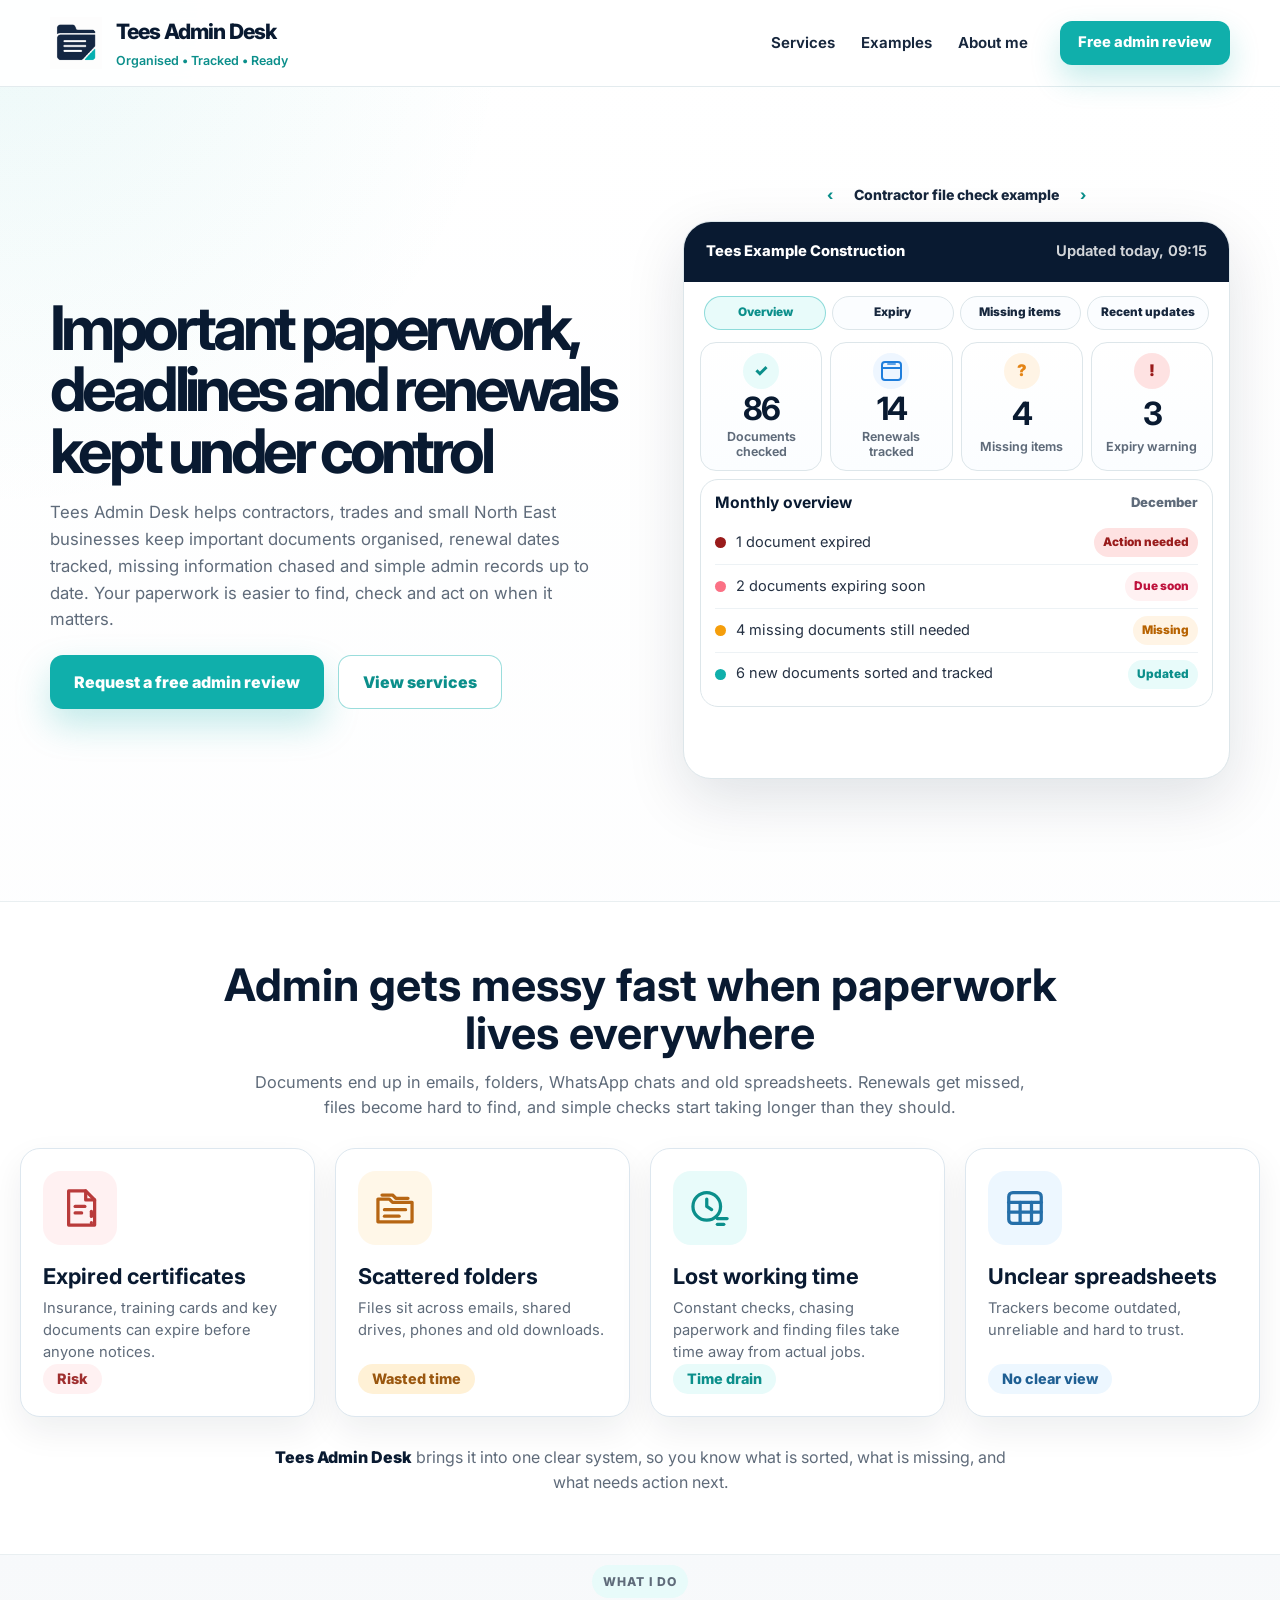
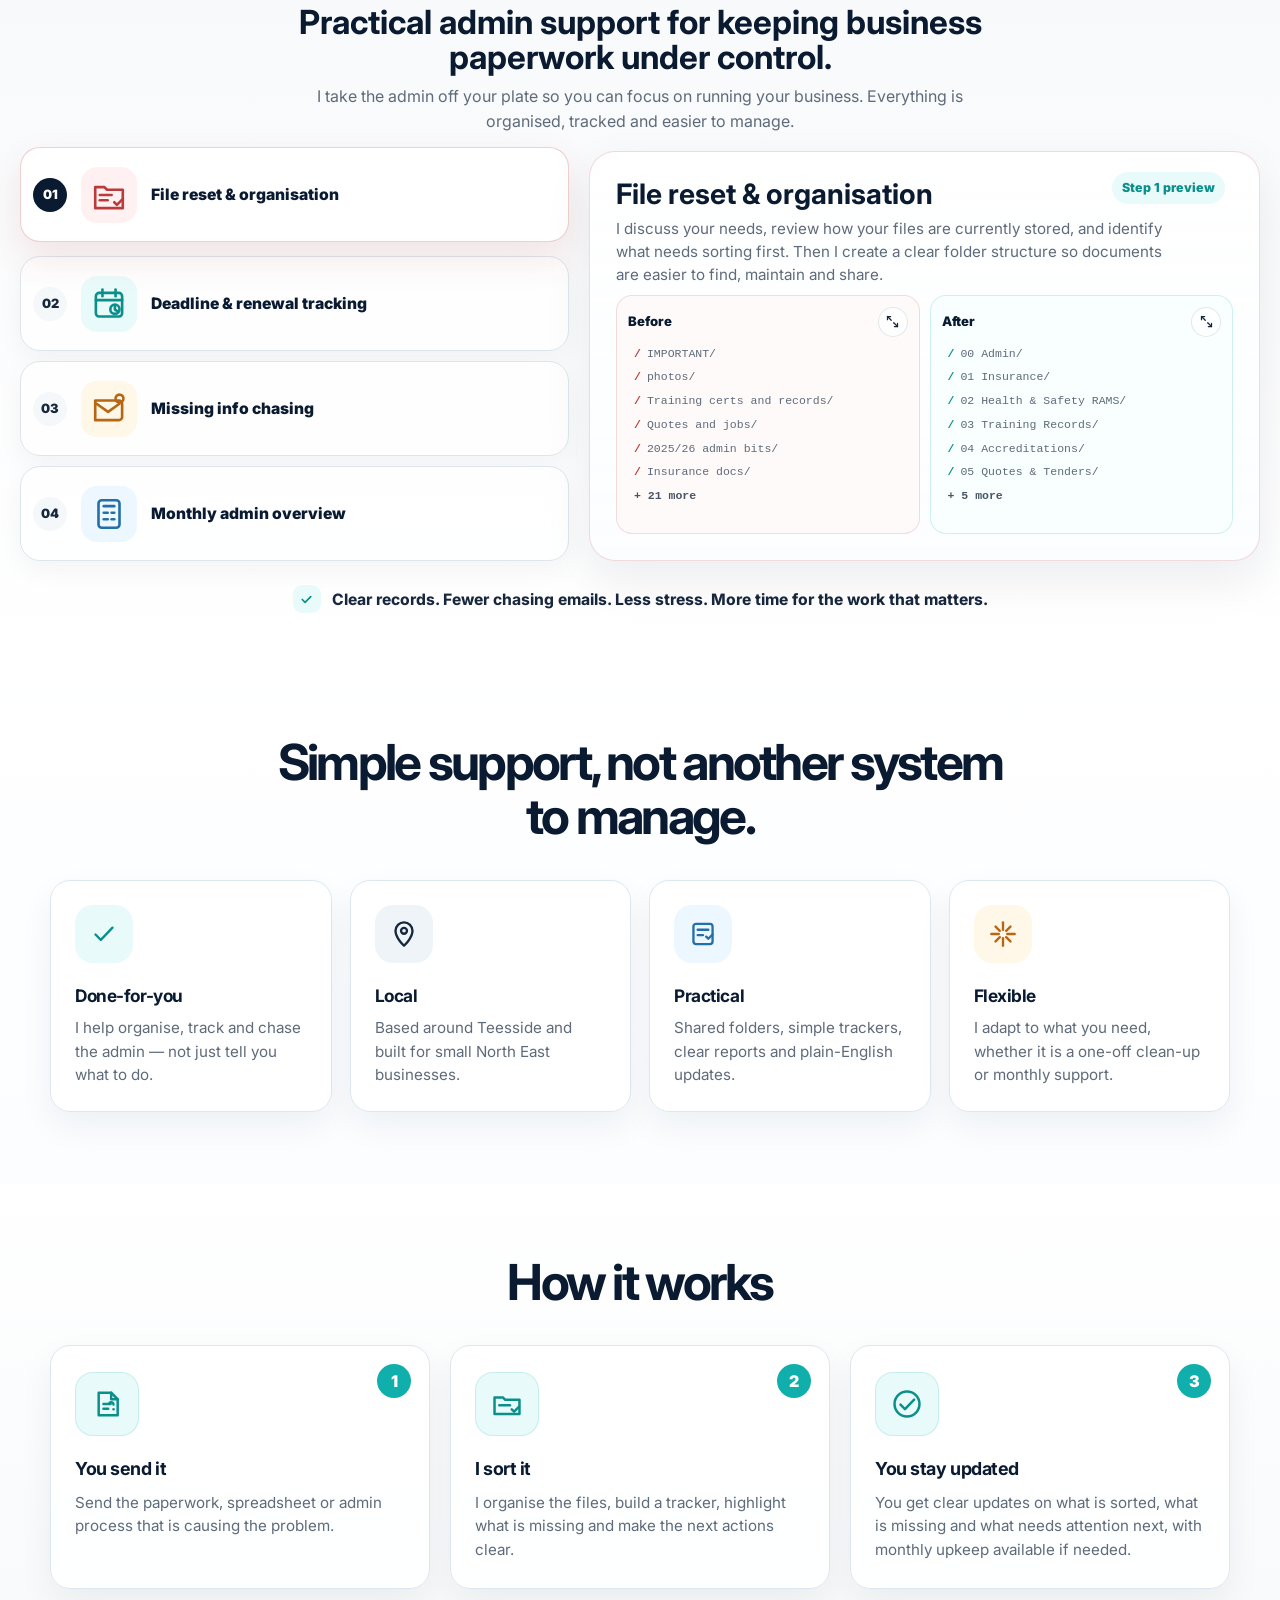
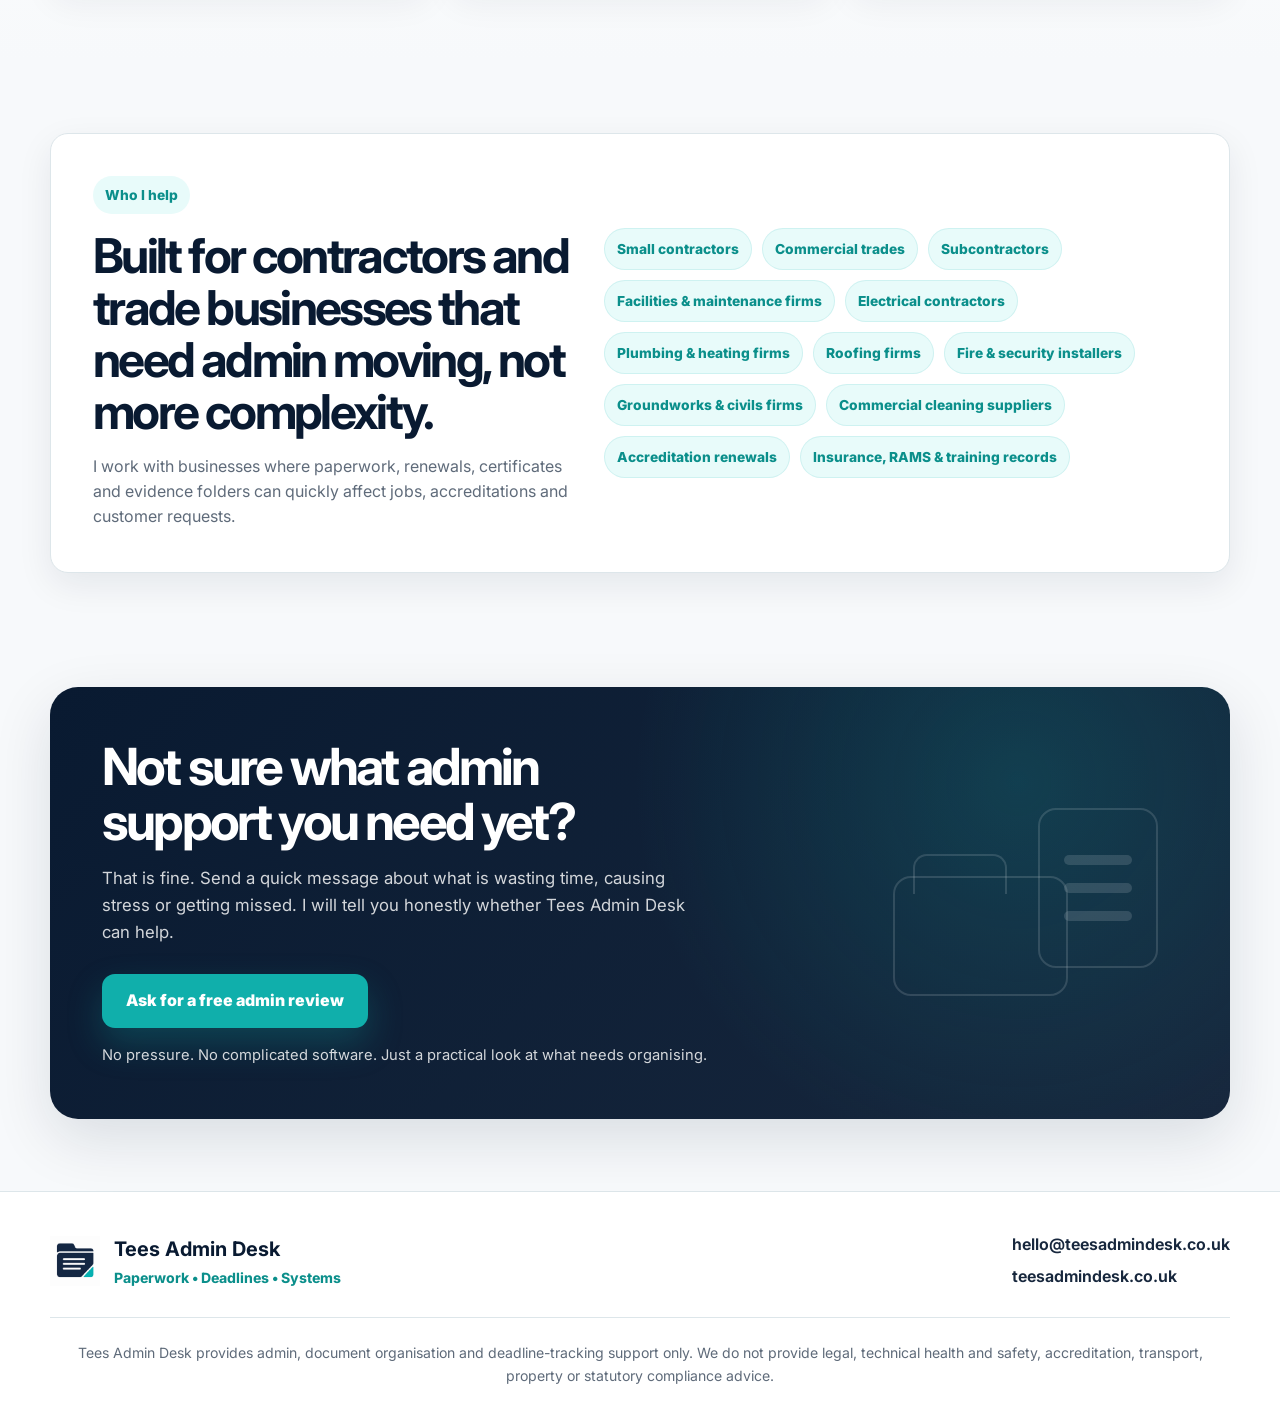
<file: index.html>
<!DOCTYPE html>
<html lang="en">
<head>
  <meta charset="UTF-8" />
  <meta name="viewport" content="width=device-width, initial-scale=1.0" />
  <meta
    name="description"
    content="Tees Admin Desk helps small Teesside and North East businesses organise paperwork, track deadlines, chase missing information and keep simple admin systems moving."
  />
  <title>Tees Admin Desk | Organised • Tracked • Ready</title>

  <link rel="preconnect" href="https://fonts.googleapis.com" />
  <link rel="preconnect" href="https://fonts.gstatic.com" crossorigin />
  <link
    href="https://fonts.googleapis.com/css2?family=Inter:wght@400;500;600;700;800&display=swap"
    rel="stylesheet"
  />

  <link rel="stylesheet" href="styles.css" />
</head>

<body>
  <div id="site-header"></div>
  <main id="app"></main>
  <div id="site-footer"></div>

  <script type="module" src="js/main.js"></script>
</body>
</html>
</file>
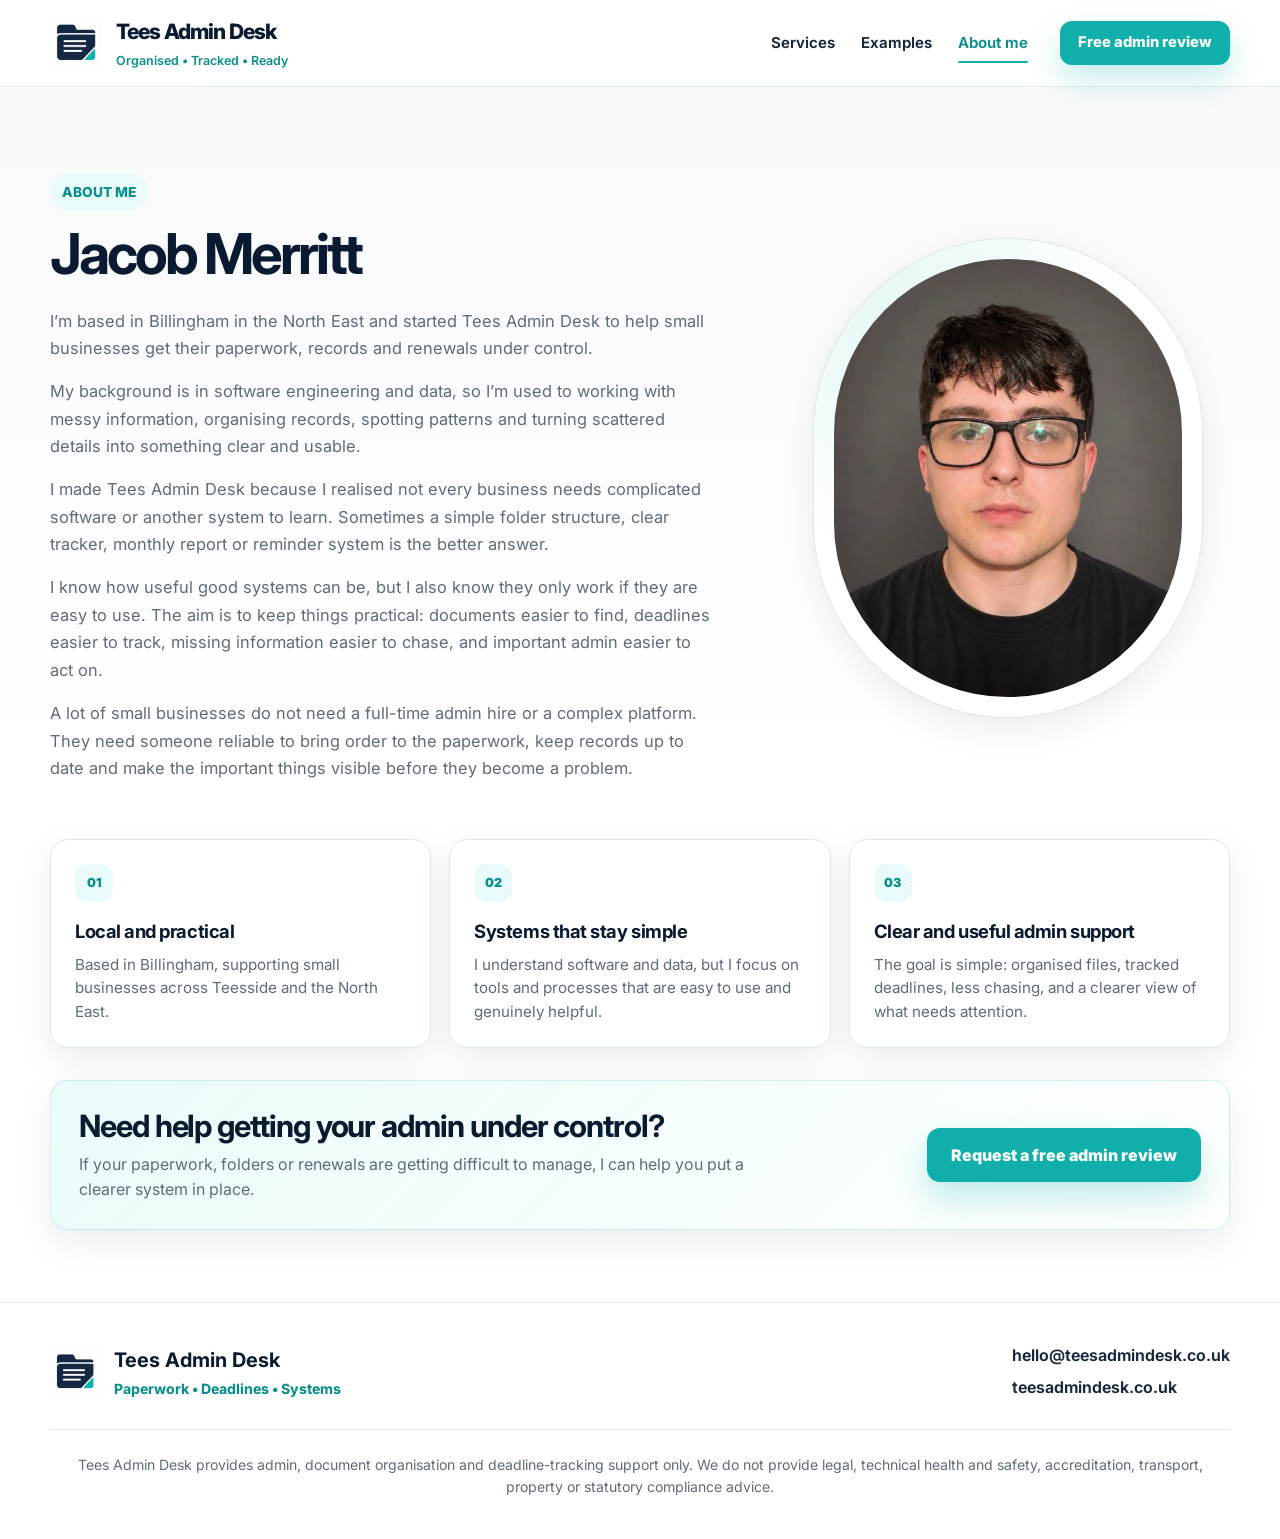
<file: about.html>
<!DOCTYPE html>
<html lang="en">
<head>
  <meta charset="UTF-8" />
  <meta name="viewport" content="width=device-width, initial-scale=1.0" />
  <meta
    name="description"
    content="About Tees Admin Desk, a practical admin support service based in Billingham for small businesses across Teesside and the North East."
  />
  <title>About me | Tees Admin Desk</title>

  <link rel="preconnect" href="https://fonts.googleapis.com" />
  <link rel="preconnect" href="https://fonts.gstatic.com" crossorigin />
  <link
    href="https://fonts.googleapis.com/css2?family=Inter:wght@400;500;600;700;800&display=swap"
    rel="stylesheet"
  />

  <link rel="stylesheet" href="styles.css" />
  <link rel="stylesheet" href="css/about-page.css" />
</head>

<body>
  <div id="site-header"></div>
  <main id="app" data-page="about"></main>
  <div id="site-footer"></div>

  <script type="module" src="js/about-page.js"></script>
</body>
</html>
</file>
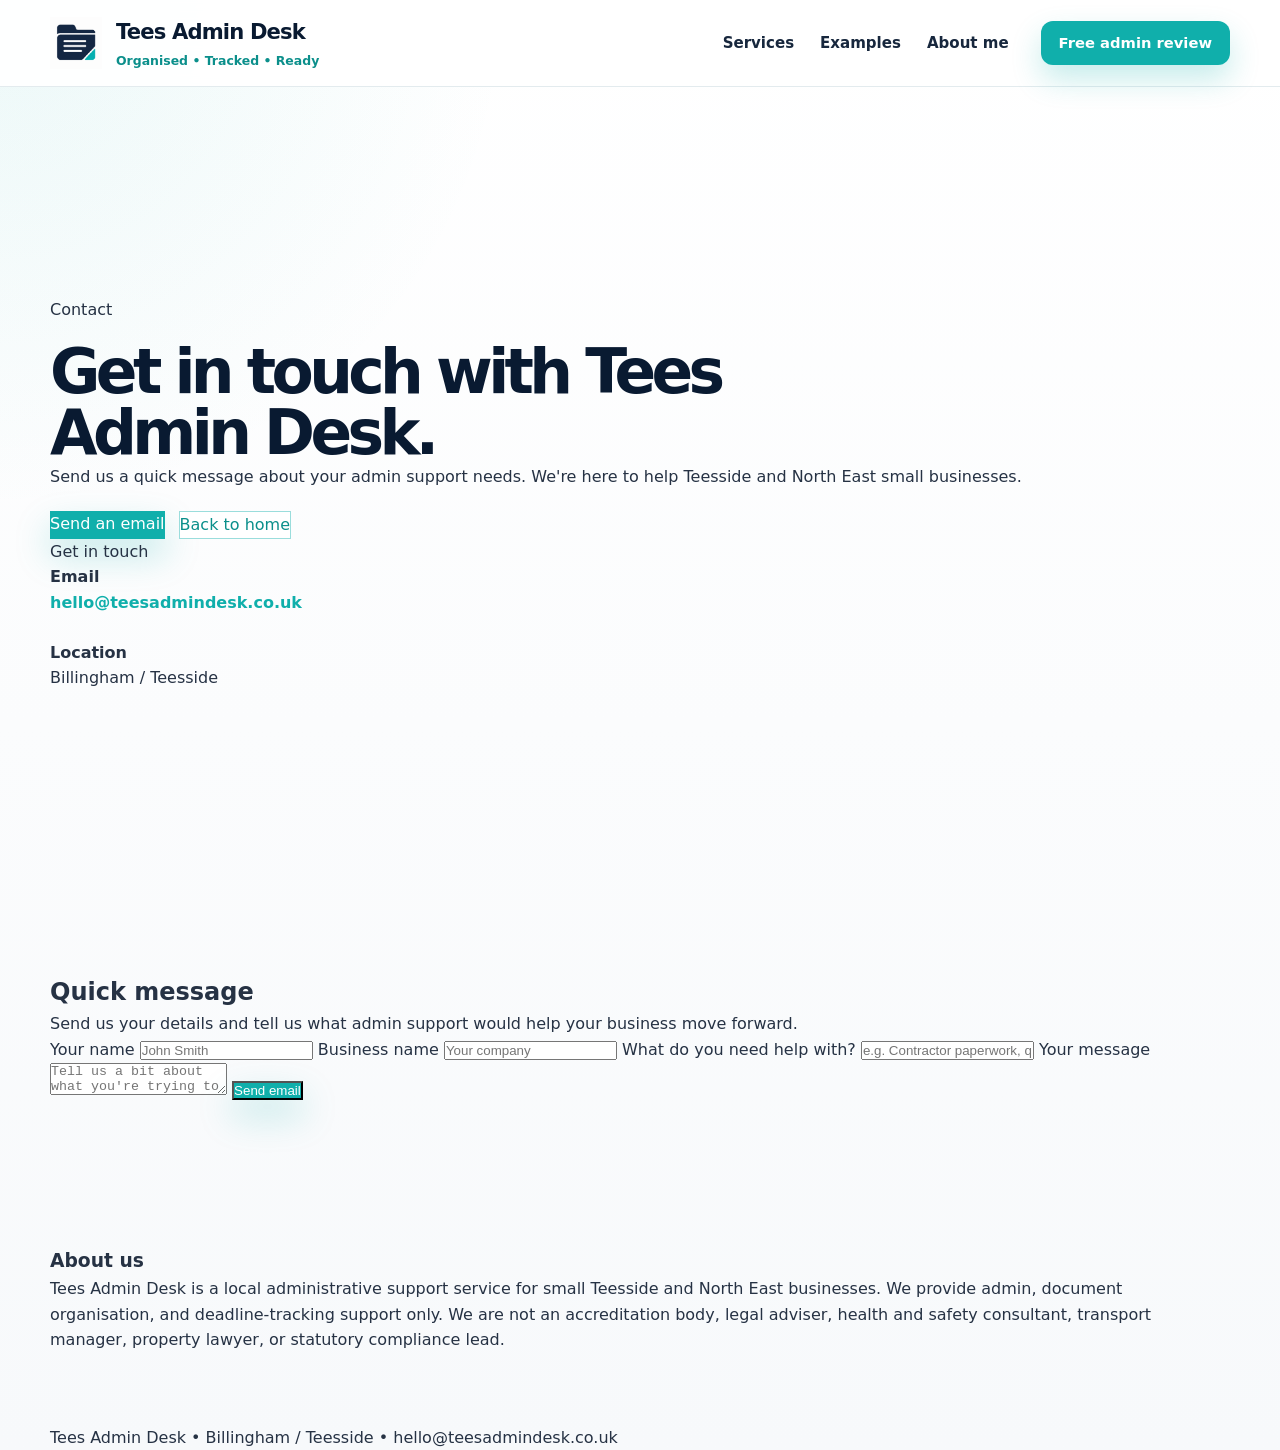
<file: contact.html>
<!DOCTYPE html>
<html lang="en">
<head>
  <meta charset="UTF-8" />
  <meta name="viewport" content="width=device-width, initial-scale=1.0" />
  <title>Contact | Tees Admin Desk</title>
  <link rel="stylesheet" href="styles.css" />
</head>
<body>
  <header class="site-header">
    <div class="container header-inner">
      <a class="brand" href="index.html" aria-label="Tees Admin Desk home">
        <img src="assets/Logo.png" alt="Tees Admin Desk logo" class="brand-logo" />
        <div class="brand-copy">
          <span class="brand-name">Tees Admin Desk</span>
          <span class="brand-tagline">Organised &bull; Tracked &bull; Ready</span>
        </div>
      </a>
      <nav class="site-nav" id="main-navigation" aria-label="Main navigation">
        <a href="services.html">Services</a>
        <a href="examples.html">Examples</a>
        <a href="about.html">About me</a>
        <a class="menu-cta" href="free-admin-review.html">Free admin review</a>
      </nav>
      <a class="header-cta" href="free-admin-review.html">Free admin review</a>
      <button
        class="nav-toggle"
        type="button"
        aria-label="Open navigation menu"
        aria-expanded="false"
        aria-controls="main-navigation"
      >
        <span></span>
        <span></span>
        <span></span>
      </button>
    </div>
  </header>

  <main class="container">
    <!-- Hero -->
    <section class="hero">
      <div class="hero-content">
        <div>
          <p class="overline">Contact</p>
          <h1>Get in touch with Tees Admin Desk.</h1>
          <p>Send us a quick message about your admin support needs. We're here to help Teesside and North East small businesses.</p>
          <div class="hero-actions">
            <a class="link-button btn-primary" href="mailto:hello@teesadmindesk.co.uk">Send an email</a>
            <a class="link-button btn-secondary" href="index.html">Back to home</a>
          </div>
        </div>
        <div class="contact-panel">
          <p class="overline">Get in touch</p>
          <p><strong>Email</strong></p>
          <p><a href="mailto:hello@teesadmindesk.co.uk" style="color: var(--teal); font-weight: 600;">hello@teesadmindesk.co.uk</a></p>
          <p style="margin-top: 1.5rem;"><strong>Location</strong></p>
          <p>Billingham / Teesside</p>
        </div>
      </div>
    </section>

    <!-- Contact form section -->
    <section class="section section-alt">
      <h2>Quick message</h2>
      <p class="lead">Send us your details and tell us what admin support would help your business move forward.</p>
      
      <div class="section-grid">
        <div class="contact-panel">
          <form action="mailto:hello@teesadmindesk.co.uk" method="post" enctype="text/plain">
            <label for="name">Your name</label>
            <input type="text" id="name" name="Name" placeholder="John Smith" required />
            
            <label for="business">Business name</label>
            <input type="text" id="business" name="Business" placeholder="Your company" />
            
            <label for="type">What do you need help with?</label>
            <input type="text" id="type" name="Help with" placeholder="e.g. Contractor paperwork, quote follow-up..." />
            
            <label for="message">Your message</label>
            <textarea id="message" name="Message" placeholder="Tell us a bit about what you're trying to organise..."></textarea>
            
            <button type="submit" class="btn-primary">Send email</button>
          </form>
        </div>
      </div>
    </section>

    <!-- Disclaimer -->
    <section class="section">
      <div class="card">
        <h3>About us</h3>
        <p>Tees Admin Desk is a local administrative support service for small Teesside and North East businesses. We provide admin, document organisation, and deadline-tracking support only. We are not an accreditation body, legal adviser, health and safety consultant, transport manager, property lawyer, or statutory compliance lead.</p>
      </div>
    </section>
  </main>

  <footer class="footer">
    <div class="container">
      <p>Tees Admin Desk • Billingham / Teesside • hello@teesadmindesk.co.uk</p>
    </div>
  </footer>
  <script type="module">
    import { initHeaderMenu } from "./js/components/Header.js";

    initHeaderMenu();
  </script>
</body>
</html>
</file>
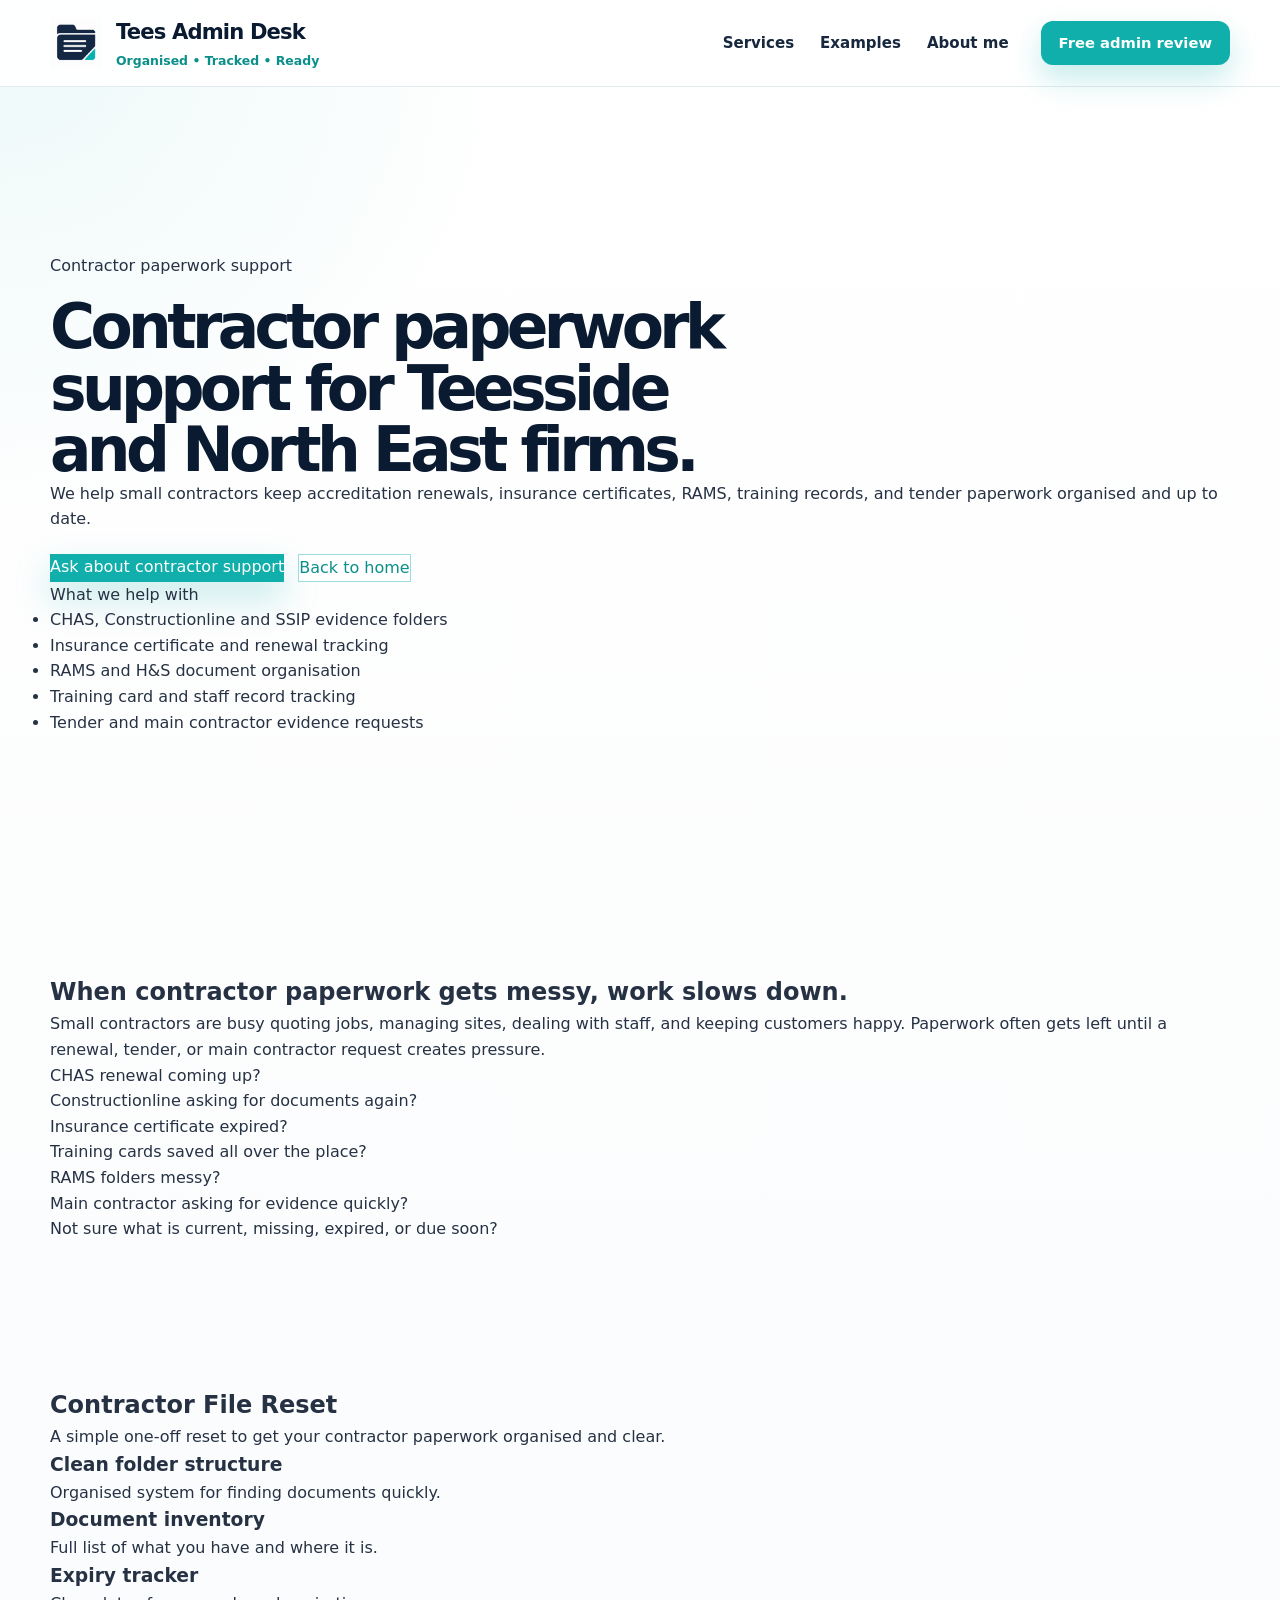
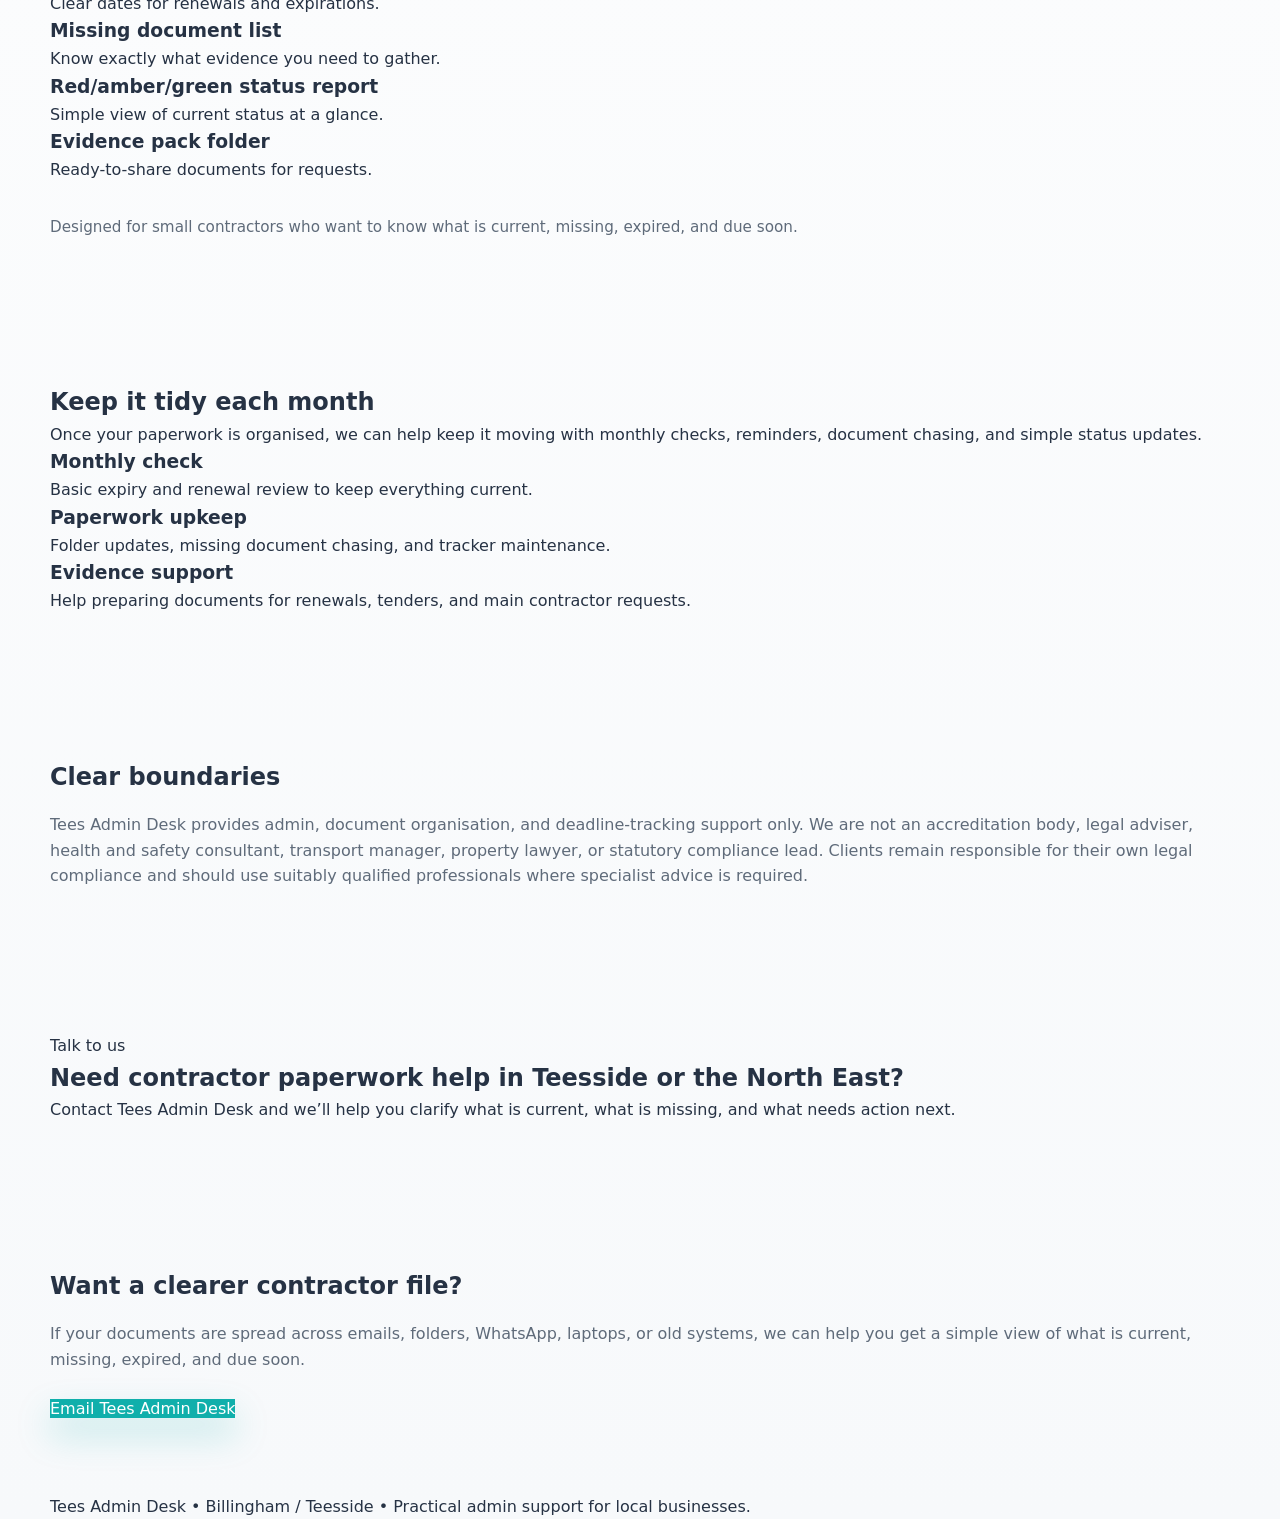
<file: contractor-paperwork.html>
<!DOCTYPE html>
<html lang="en">
<head>
  <meta charset="UTF-8" />
  <meta name="viewport" content="width=device-width, initial-scale=1.0" />
  <title>Contractor paperwork support | Tees Admin Desk</title>
  <link rel="stylesheet" href="styles.css" />
</head>
<body>
  <header class="site-header">
    <div class="container header-inner">
      <a class="brand" href="index.html" aria-label="Tees Admin Desk home">
        <img src="assets/Logo.png" alt="Tees Admin Desk logo" class="brand-logo" />
        <div class="brand-copy">
          <span class="brand-name">Tees Admin Desk</span>
          <span class="brand-tagline">Organised &bull; Tracked &bull; Ready</span>
        </div>
      </a>
      <nav class="site-nav" id="main-navigation" aria-label="Main navigation">
        <a href="services.html">Services</a>
        <a href="examples.html">Examples</a>
        <a href="about.html">About me</a>
        <a class="menu-cta" href="free-admin-review.html">Free admin review</a>
      </nav>
      <a class="header-cta" href="free-admin-review.html">Free admin review</a>
      <button
        class="nav-toggle"
        type="button"
        aria-label="Open navigation menu"
        aria-expanded="false"
        aria-controls="main-navigation"
      >
        <span></span>
        <span></span>
        <span></span>
      </button>
    </div>
  </header>

  <main class="container">
    <!-- Hero -->
    <section class="hero">
      <div class="hero-content">
        <div>
          <p class="overline">Contractor paperwork support</p>
          <h1>Contractor paperwork support for Teesside and North East firms.</h1>
          <p>We help small contractors keep accreditation renewals, insurance certificates, RAMS, training records, and tender paperwork organised and up to date.</p>
          <div class="hero-actions">
            <a class="link-button btn-primary" href="free-admin-review.html">Ask about contractor support</a>
            <a class="link-button btn-secondary" href="index.html">Back to home</a>
          </div>
        </div>
        <div class="contact-panel">
          <p class="overline">What we help with</p>
          <ul class="card-list">
            <li>CHAS, Constructionline and SSIP evidence folders</li>
            <li>Insurance certificate and renewal tracking</li>
            <li>RAMS and H&S document organisation</li>
            <li>Training card and staff record tracking</li>
            <li>Tender and main contractor evidence requests</li>
          </ul>
        </div>
      </div>
    </section>

    <!-- Pain section -->
    <section class="section section-alt">
      <h2>When contractor paperwork gets messy, work slows down.</h2>
      <p class="lead">Small contractors are busy quoting jobs, managing sites, dealing with staff, and keeping customers happy. Paperwork often gets left until a renewal, tender, or main contractor request creates pressure.</p>
      
      <div class="grid grid-2">
        <div class="card">
          <p>CHAS renewal coming up?</p>
        </div>
        <div class="card">
          <p>Constructionline asking for documents again?</p>
        </div>
        <div class="card">
          <p>Insurance certificate expired?</p>
        </div>
        <div class="card">
          <p>Training cards saved all over the place?</p>
        </div>
        <div class="card">
          <p>RAMS folders messy?</p>
        </div>
        <div class="card">
          <p>Main contractor asking for evidence quickly?</p>
        </div>
        <div class="card">
          <p>Not sure what is current, missing, expired, or due soon?</p>
        </div>
      </div>
    </section>

    <!-- Service section -->
    <section class="section">
      <h2>Contractor File Reset</h2>
      <p class="lead">A simple one-off reset to get your contractor paperwork organised and clear.</p>
      
      <div class="grid grid-3">
        <div class="card">
          <h3>Clean folder structure</h3>
          <p>Organised system for finding documents quickly.</p>
        </div>
        <div class="card">
          <h3>Document inventory</h3>
          <p>Full list of what you have and where it is.</p>
        </div>
        <div class="card">
          <h3>Expiry tracker</h3>
          <p>Clear dates for renewals and expirations.</p>
        </div>
        <div class="card">
          <h3>Missing document list</h3>
          <p>Know exactly what evidence you need to gather.</p>
        </div>
        <div class="card">
          <h3>Red/amber/green status report</h3>
          <p>Simple view of current status at a glance.</p>
        </div>
        <div class="card">
          <h3>Evidence pack folder</h3>
          <p>Ready-to-share documents for requests.</p>
        </div>
      </div>
      
      <p style="margin-top: 2rem; color: var(--muted); font-size: 0.95rem;">Designed for small contractors who want to know what is current, missing, expired, and due soon.</p>
    </section>

    <!-- Monthly support section -->
    <section class="section section-alt">
      <h2>Keep it tidy each month</h2>
      <p class="lead">Once your paperwork is organised, we can help keep it moving with monthly checks, reminders, document chasing, and simple status updates.</p>
      
      <div class="grid grid-3">
        <div class="card">
          <h3>Monthly check</h3>
          <p>Basic expiry and renewal review to keep everything current.</p>
        </div>
        <div class="card">
          <h3>Paperwork upkeep</h3>
          <p>Folder updates, missing document chasing, and tracker maintenance.</p>
        </div>
        <div class="card">
          <h3>Evidence support</h3>
          <p>Help preparing documents for renewals, tenders, and main contractor requests.</p>
        </div>
      </div>
    </section>

    <!-- Boundaries section -->
    <section class="section">
      <div class="card">
        <h2>Clear boundaries</h2>
        <p style="margin-top: 1rem; color: var(--muted);">Tees Admin Desk provides admin, document organisation, and deadline-tracking support only. We are not an accreditation body, legal adviser, health and safety consultant, transport manager, property lawyer, or statutory compliance lead. Clients remain responsible for their own legal compliance and should use suitably qualified professionals where specialist advice is required.</p>
      </div>
    </section>

    <section class="section" id="contact-cta">
      <div class="card">
        <p class="overline">Talk to us</p>
        <h2>Need contractor paperwork help in Teesside or the North East?</h2>
        <p>Contact Tees Admin Desk and we’ll help you clarify what is current, what is missing, and what needs action next.</p>
      </div>
    </section>

    <!-- Final CTA -->
    <section class="section section-alt">
      <div class="card">
        <h2>Want a clearer contractor file?</h2>
        <p style="margin-top: 1rem; color: var(--muted); margin-bottom: 1.5rem;">If your documents are spread across emails, folders, WhatsApp, laptops, or old systems, we can help you get a simple view of what is current, missing, expired, and due soon.</p>
        <a class="link-button btn-primary" href="mailto:hello@teesadmindesk.co.uk">Email Tees Admin Desk</a>
      </div>
    </section>
  </main>

  <footer class="footer">
    <div class="container">
      <p>Tees Admin Desk • Billingham / Teesside • Practical admin support for local businesses.</p>
    </div>
  </footer>
  <script type="module">
    import { initHeaderMenu } from "./js/components/Header.js";

    initHeaderMenu();
  </script>
</body>
</html>
</file>
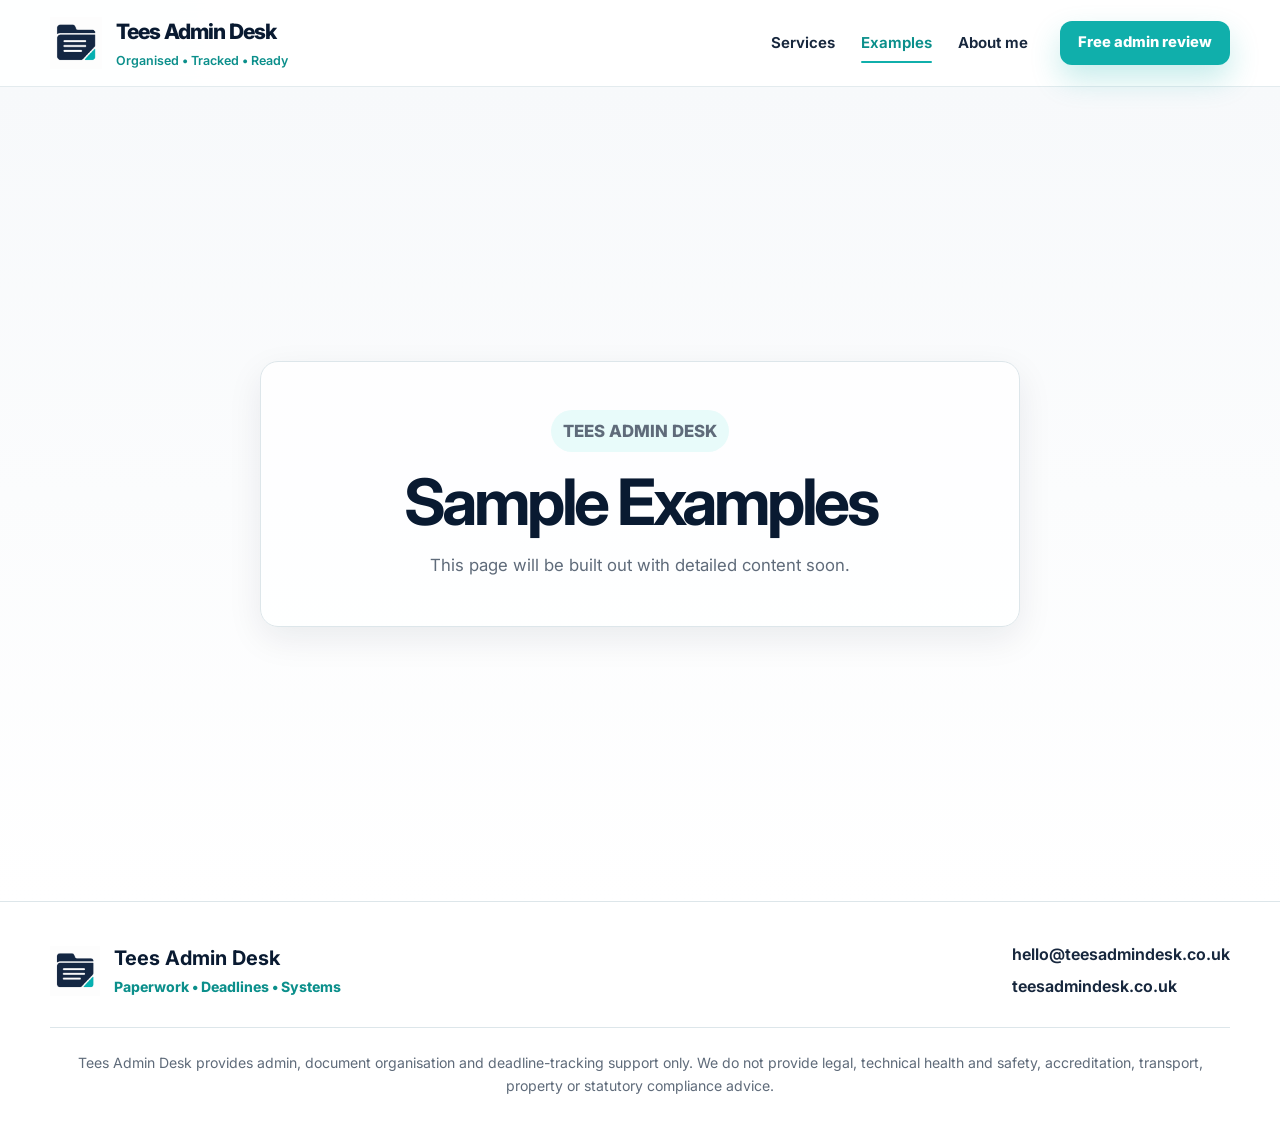
<file: examples.html>
<!DOCTYPE html>
<html lang="en">
<head>
  <meta charset="UTF-8" />
  <meta name="viewport" content="width=device-width, initial-scale=1.0" />
  <meta
    name="description"
    content="Sample Examples page for Tees Admin Desk."
  />
  <title>Sample Examples | Tees Admin Desk</title>

  <link rel="preconnect" href="https://fonts.googleapis.com" />
  <link rel="preconnect" href="https://fonts.gstatic.com" crossorigin />
  <link
    href="https://fonts.googleapis.com/css2?family=Inter:wght@400;500;600;700;800&display=swap"
    rel="stylesheet"
  />

  <link rel="stylesheet" href="styles.css" />
</head>

<body>
  <div id="site-header"></div>
  <main id="app" data-page="examples"></main>
  <div id="site-footer"></div>

  <script type="module" src="js/placeholder-page.js"></script>
</body>
</html>
</file>
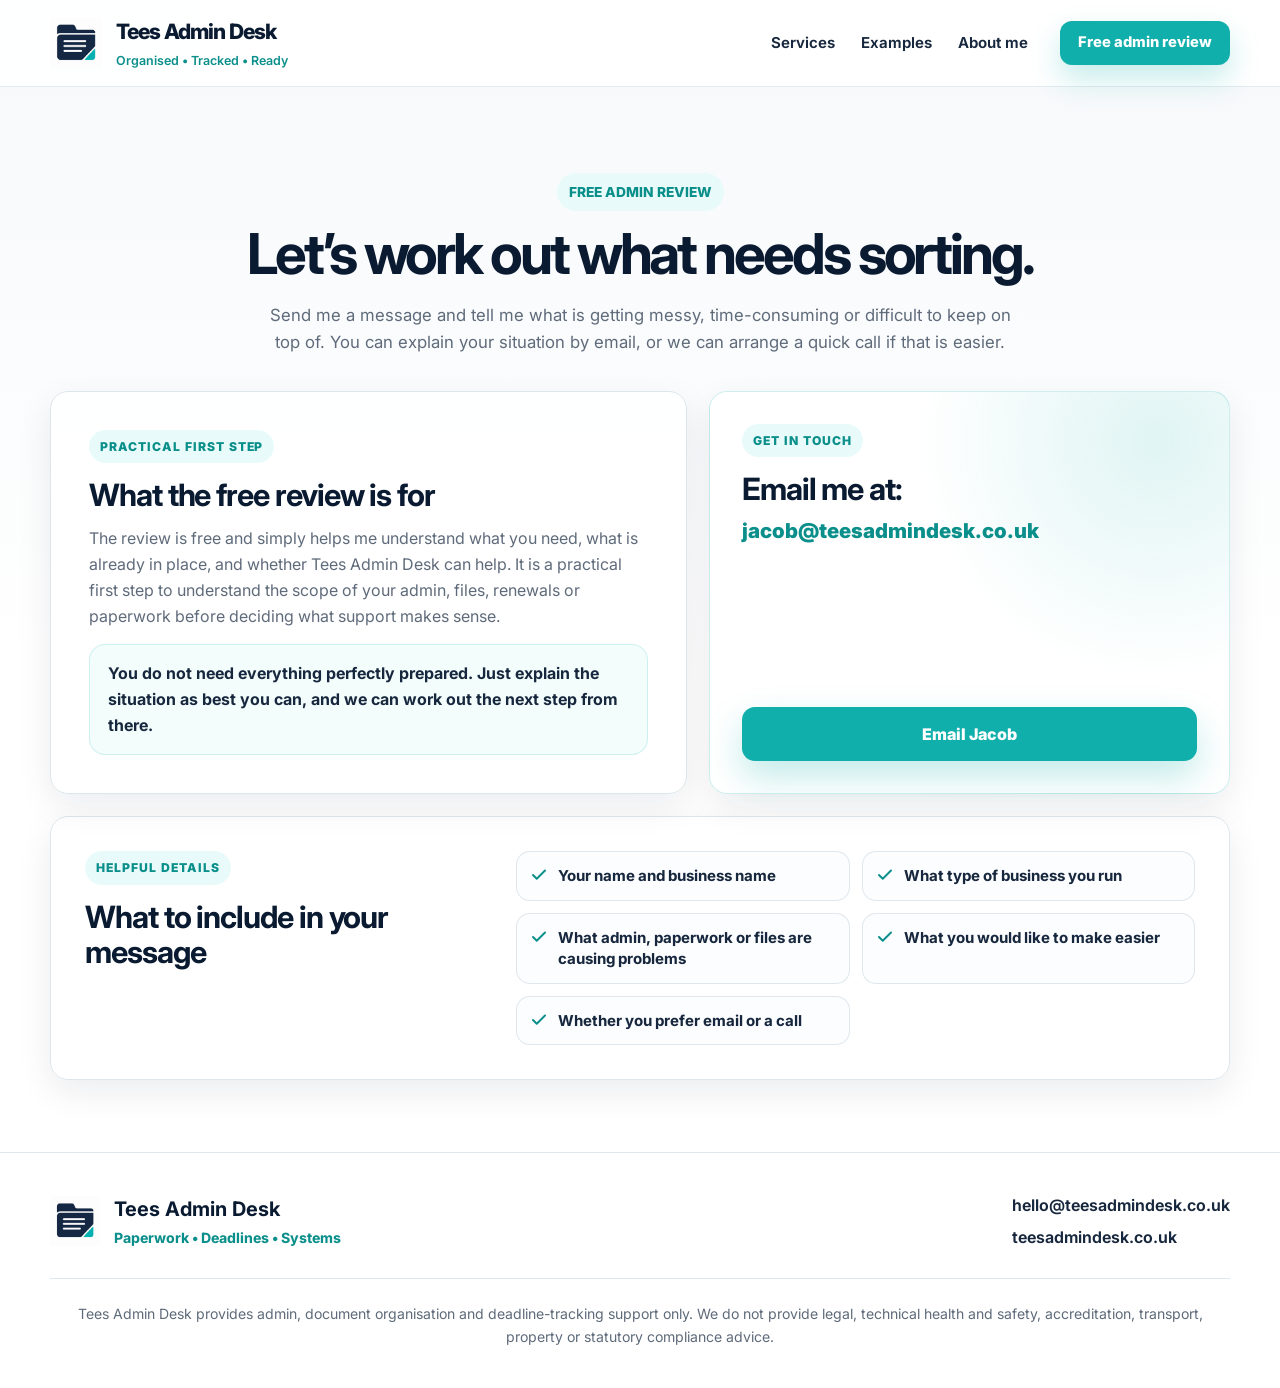
<file: free-admin-review.html>
<!DOCTYPE html>
<html lang="en">
<head>
  <meta charset="UTF-8" />
  <meta name="viewport" content="width=device-width, initial-scale=1.0" />
  <meta
    name="description"
    content="Request a free admin review with Tees Admin Desk to understand what paperwork, files, renewals or admin needs sorting."
  />
  <title>Free admin review | Tees Admin Desk</title>

  <link rel="preconnect" href="https://fonts.googleapis.com" />
  <link rel="preconnect" href="https://fonts.gstatic.com" crossorigin />
  <link
    href="https://fonts.googleapis.com/css2?family=Inter:wght@400;500;600;700;800&display=swap"
    rel="stylesheet"
  />

  <link rel="stylesheet" href="styles.css" />
  <link rel="stylesheet" href="css/free-admin-review-page.css" />
</head>

<body>
  <div id="site-header"></div>
  <main id="app" data-page="free-admin-review"></main>
  <div id="site-footer"></div>

  <script type="module" src="js/free-admin-review-page.js"></script>
</body>
</html>
</file>
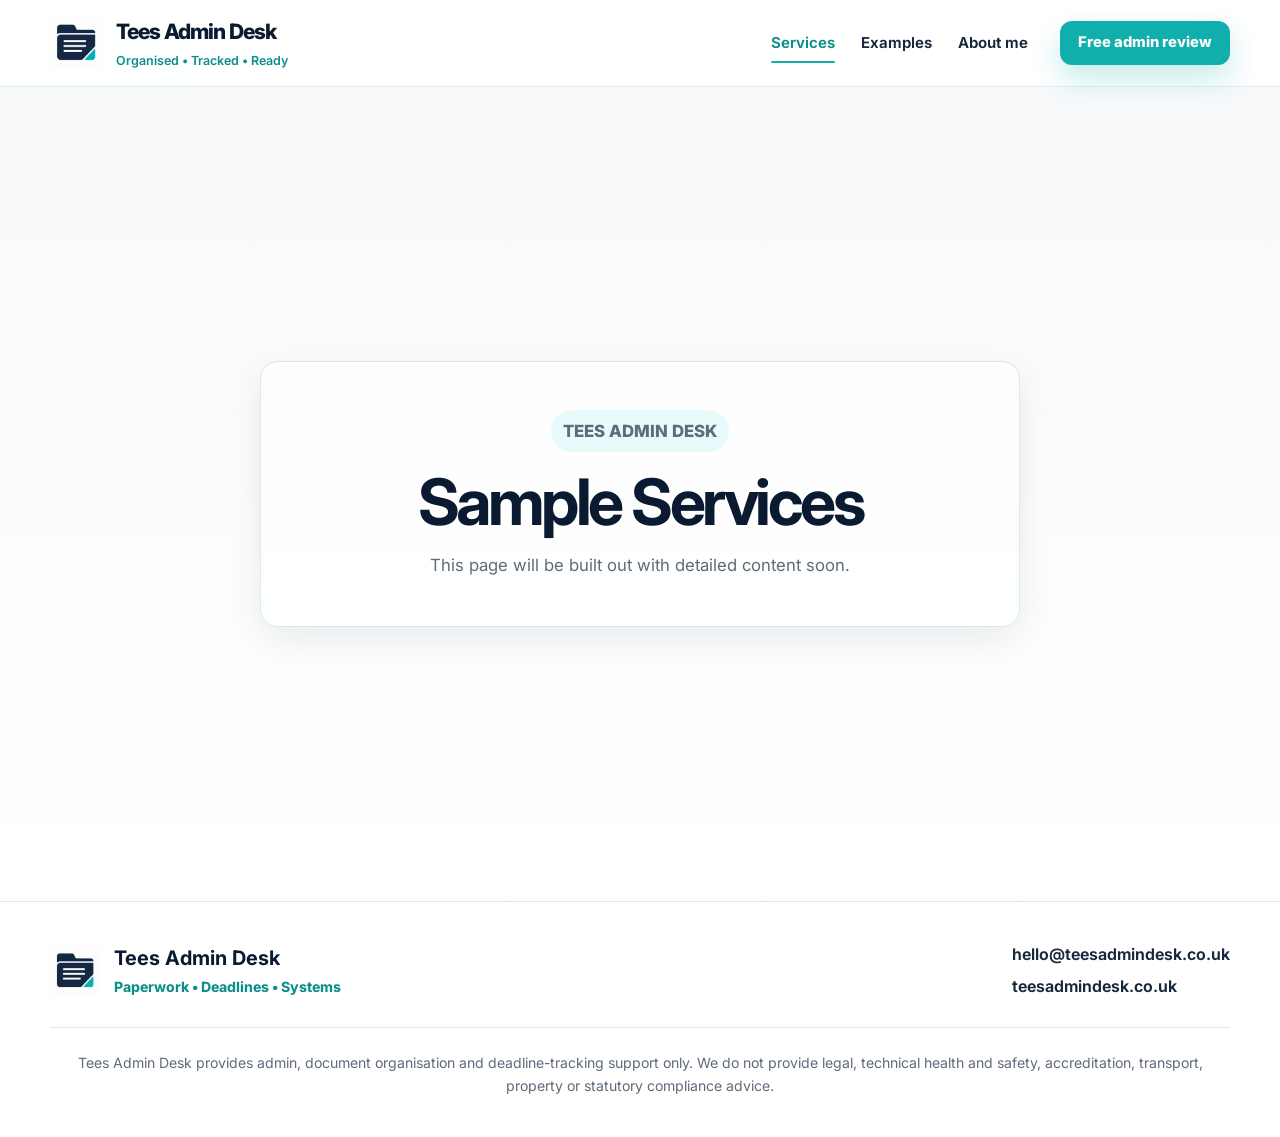
<file: services.html>
<!DOCTYPE html>
<html lang="en">
<head>
  <meta charset="UTF-8" />
  <meta name="viewport" content="width=device-width, initial-scale=1.0" />
  <meta
    name="description"
    content="Sample Services page for Tees Admin Desk."
  />
  <title>Sample Services | Tees Admin Desk</title>

  <link rel="preconnect" href="https://fonts.googleapis.com" />
  <link rel="preconnect" href="https://fonts.gstatic.com" crossorigin />
  <link
    href="https://fonts.googleapis.com/css2?family=Inter:wght@400;500;600;700;800&display=swap"
    rel="stylesheet"
  />

  <link rel="stylesheet" href="styles.css" />
</head>

<body>
  <div id="site-header"></div>
  <main id="app" data-page="services"></main>
  <div id="site-footer"></div>

  <script type="module" src="js/placeholder-page.js"></script>
</body>
</html>
</file>
<file: styles.css>
@import url("./css/variables.css");
@import url("./css/reset.css");
@import url("./css/layout.css");
@import url("./css/header.css");
@import url("./css/buttons.css");
@import url("./css/hero.css");
@import url("./css/dashboard.css");
@import url("./css/sections.css");
@import url("./css/cards.css");
@import url("./css/why.css");
@import url("./css/process.css");
@import url("./css/who-we-help.css");
@import url("./css/cta.css");
@import url("./css/placeholder-page.css");
@import url("./css/footer.css");
@import url("./css/responsive.css");
</file>
<file: css/about-page.css>
.about-page {
  padding: clamp(54px, 7vw, 86px) 0 72px;
  background: linear-gradient(180deg, var(--bg) 0%, var(--white) 54%);
}

.about-hero {
  display: grid;
  grid-template-columns: minmax(0, 1.08fr) minmax(280px, 0.72fr);
  align-items: center;
  gap: clamp(36px, 6vw, 72px);
}

.about-copy {
  max-width: 760px;
}

.about-copy .section-label {
  margin-bottom: 14px;
}

.about-copy h1 {
  color: var(--navy-dark);
  font-size: clamp(2.45rem, 4.4vw, 4rem);
  line-height: 1.04;
  letter-spacing: -0.055em;
}

.about-text {
  display: grid;
  gap: 15px;
  margin-top: 24px;
  color: var(--muted);
  font-size: 1.03rem;
  line-height: 1.68;
}

.about-photo-card {
  justify-self: center;
  display: grid;
  place-items: center;
  width: min(100%, 390px);
  aspect-ratio: 1;
  padding: clamp(14px, 2vw, 20px);
  border: 1px solid rgba(221, 230, 234, 0.9);
  border-radius: 999px;
  background:
    radial-gradient(circle at 28% 22%, rgba(16, 175, 171, 0.12), transparent 46%),
    var(--white);
  box-shadow: var(--shadow-soft);
}

.about-photo {
  width: 100%;
  height: 100%;
  display: block;
  border-radius: 999px;
  object-fit: cover;
  object-position: center;
}

.about-points {
  display: grid;
  grid-template-columns: repeat(3, minmax(0, 1fr));
  gap: 18px;
  margin-top: 56px;
}

.about-point-card {
  min-height: 190px;
  padding: 24px;
  border: 1px solid var(--border);
  border-radius: var(--radius-md);
  background: rgba(255, 255, 255, 0.86);
  box-shadow: var(--shadow-soft);
}

.about-point-card span {
  display: grid;
  place-items: center;
  width: 38px;
  height: 38px;
  margin-bottom: 18px;
  border-radius: 13px;
  background: var(--teal-soft);
  color: var(--teal-dark);
  font-size: 0.78rem;
  font-weight: 900;
}

.about-point-card h2 {
  color: var(--navy-dark);
  font-size: 1.15rem;
  line-height: 1.24;
  letter-spacing: -0.025em;
}

.about-point-card p {
  margin-top: 10px;
  color: var(--muted);
  font-size: 0.95rem;
  line-height: 1.55;
}

.about-cta {
  display: flex;
  align-items: center;
  justify-content: space-between;
  gap: 28px;
  margin-top: 32px;
  padding: 28px;
  border: 1px solid rgba(16, 175, 171, 0.18);
  border-radius: var(--radius-md);
  background: linear-gradient(135deg, rgba(232, 251, 250, 0.9), rgba(255, 255, 255, 0.94));
  box-shadow: var(--shadow-soft);
}

.about-cta h2 {
  color: var(--navy-dark);
  font-size: clamp(1.45rem, 2.4vw, 2rem);
  line-height: 1.12;
  letter-spacing: -0.035em;
}

.about-cta p {
  max-width: 680px;
  margin-top: 8px;
  color: var(--muted);
  font-size: 1rem;
  line-height: 1.55;
}

.about-cta .btn {
  flex: 0 0 auto;
}

@media (max-width: 900px) {
  .about-page {
    padding: 42px 0 56px;
  }

  .about-hero {
    grid-template-columns: 1fr;
    gap: 28px;
  }

  .about-photo-card {
    grid-row: 1;
    width: min(78vw, 320px);
  }

  .about-copy {
    text-align: center;
  }

  .about-copy .section-label {
    margin-left: auto;
    margin-right: auto;
  }

  .about-text {
    max-width: 680px;
    margin-left: auto;
    margin-right: auto;
    text-align: left;
  }

  .about-points {
    grid-template-columns: 1fr;
    gap: 14px;
    margin-top: 38px;
  }

  .about-point-card {
    min-height: auto;
    padding: 20px;
  }

  .about-cta {
    display: grid;
    gap: 20px;
    text-align: center;
  }

  .about-cta .btn {
    width: 100%;
  }
}

@media (max-width: 520px) {
  .about-page {
    padding: 32px 0 46px;
  }

  .about-copy h1 {
    font-size: 2.25rem;
  }

  .about-text {
    gap: 13px;
    margin-top: 18px;
    font-size: 0.98rem;
    line-height: 1.62;
  }

  .about-photo-card {
    width: min(82vw, 270px);
    padding: 12px;
  }

  .about-points {
    margin-top: 30px;
  }

  .about-point-card,
  .about-cta {
    padding: 18px;
  }
}
</file>
<file: css/free-admin-review-page.css>
.review-page {
  padding: clamp(54px, 7vw, 86px) 0 72px;
  background: linear-gradient(180deg, var(--bg) 0%, var(--white) 56%);
}

.review-heading {
  max-width: 820px;
  margin: 0 auto 34px;
  text-align: center;
}

.review-heading .section-label {
  margin: 0 auto 14px;
}

.review-heading h1 {
  color: var(--navy-dark);
  font-size: clamp(2.35rem, 4.4vw, 4rem);
  line-height: 1.04;
  letter-spacing: -0.055em;
}

.review-heading p:not(.section-label) {
  max-width: 760px;
  margin: 18px auto 0;
  color: var(--muted);
  font-size: 1.05rem;
  line-height: 1.64;
}

.review-grid {
  display: grid;
  grid-template-columns: minmax(0, 1.1fr) minmax(300px, 0.9fr);
  gap: 22px;
  align-items: stretch;
}

.review-main-card,
.review-contact-card,
.review-checklist-card {
  border: 1px solid var(--border);
  border-radius: var(--radius-md);
  background: rgba(255, 255, 255, 0.88);
  box-shadow: var(--shadow-soft);
}

.review-main-card {
  padding: clamp(26px, 3.2vw, 38px);
}

.review-card-kicker {
  display: inline-flex;
  width: fit-content;
  margin-bottom: 14px;
  padding: 7px 11px;
  border-radius: 999px;
  background: var(--teal-soft);
  color: var(--teal-dark);
  font-size: 0.76rem;
  font-weight: 850;
  letter-spacing: 0.08em;
  text-transform: uppercase;
}

.review-main-card h2,
.review-contact-card h2,
.review-checklist-card h2 {
  color: var(--navy-dark);
  font-size: clamp(1.45rem, 2.4vw, 2rem);
  line-height: 1.14;
  letter-spacing: -0.035em;
}

.review-main-card p {
  margin-top: 14px;
  color: var(--muted);
  font-size: 1rem;
  line-height: 1.62;
}

.review-reassurance {
  padding: 16px 18px;
  border: 1px solid rgba(16, 175, 171, 0.16);
  border-radius: 16px;
  background: rgba(232, 251, 250, 0.55);
  color: var(--navy) !important;
  font-weight: 700;
}

.review-contact-card {
  display: flex;
  flex-direction: column;
  justify-content: space-between;
  gap: 28px;
  padding: clamp(24px, 3vw, 32px);
  border-color: rgba(16, 175, 171, 0.2);
  background:
    radial-gradient(circle at 86% 12%, rgba(16, 175, 171, 0.13), transparent 42%),
    rgba(255, 255, 255, 0.92);
}

.review-email {
  display: inline-flex;
  margin-top: 12px;
  color: var(--teal-dark);
  font-size: clamp(1.05rem, 2vw, 1.28rem);
  font-weight: 850;
  line-height: 1.25;
  overflow-wrap: anywhere;
}

.review-email:hover {
  text-decoration: underline;
  text-underline-offset: 4px;
}

.review-checklist-card {
  display: grid;
  grid-template-columns: minmax(230px, 0.6fr) minmax(0, 1fr);
  gap: 24px;
  margin-top: 22px;
  padding: clamp(24px, 3vw, 34px);
}

.review-checklist {
  display: grid;
  grid-template-columns: repeat(2, minmax(0, 1fr));
  gap: 12px;
  list-style: none;
}

.review-checklist li {
  display: grid;
  grid-template-columns: auto minmax(0, 1fr);
  align-items: start;
  gap: 10px;
  min-width: 0;
  padding: 13px;
  border: 1px solid rgba(221, 230, 234, 0.9);
  border-radius: 14px;
  background: rgba(251, 253, 255, 0.75);
  color: var(--navy);
  font-size: 0.94rem;
  font-weight: 720;
  line-height: 1.42;
}

.review-checklist svg {
  width: 18px;
  height: 18px;
  margin-top: 1px;
  fill: none;
  stroke: var(--teal-dark);
  stroke-width: 2.6;
  stroke-linecap: round;
  stroke-linejoin: round;
}

@media (max-width: 900px) {
  .review-page {
    padding: 42px 0 56px;
  }

  .review-heading {
    margin-bottom: 26px;
  }

  .review-grid,
  .review-checklist-card {
    grid-template-columns: 1fr;
  }

  .review-contact-card .btn {
    width: 100%;
  }

  .review-checklist-card {
    gap: 18px;
  }
}

@media (max-width: 620px) {
  .review-page {
    padding: 32px 0 46px;
  }

  .review-heading h1 {
    font-size: 2.18rem;
  }

  .review-heading p:not(.section-label) {
    font-size: 0.98rem;
    line-height: 1.58;
  }

  .review-main-card,
  .review-contact-card,
  .review-checklist-card {
    padding: 18px;
  }

  .review-checklist {
    grid-template-columns: 1fr;
    gap: 10px;
  }
}
</file>
